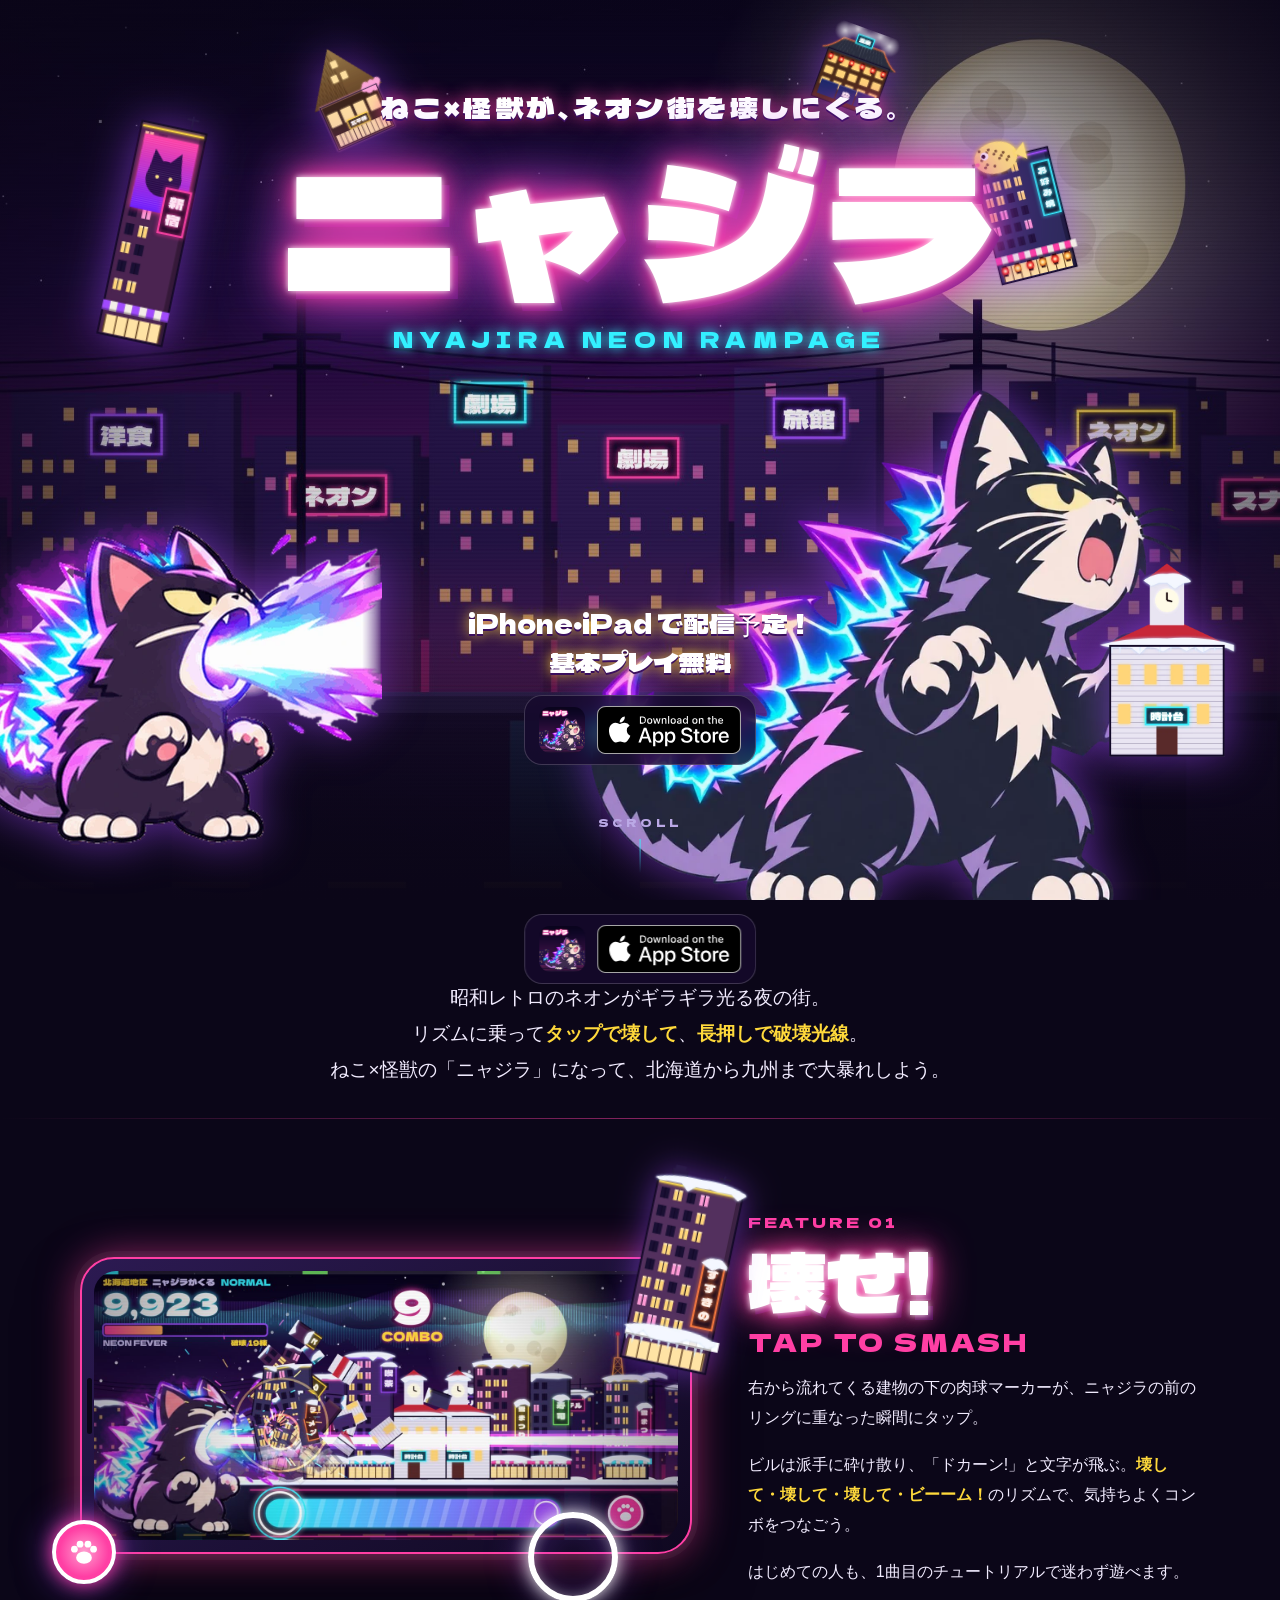
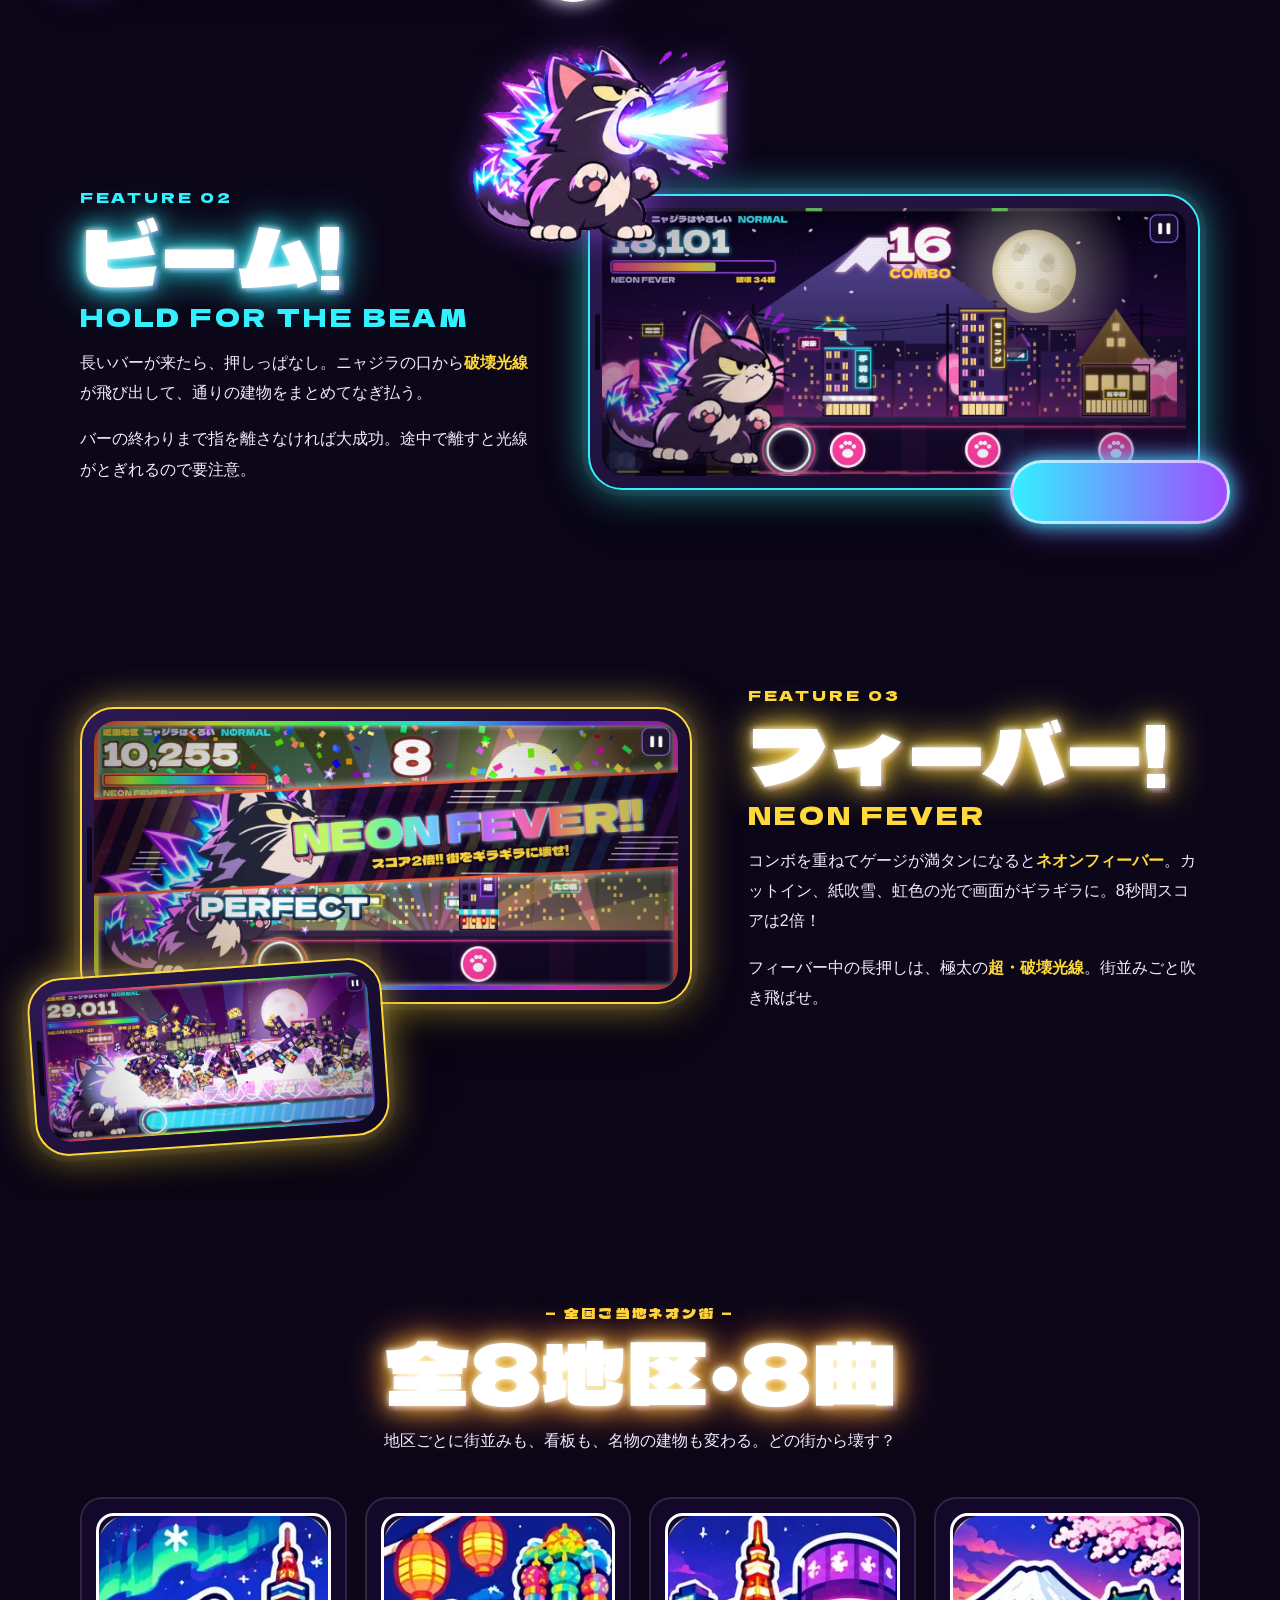
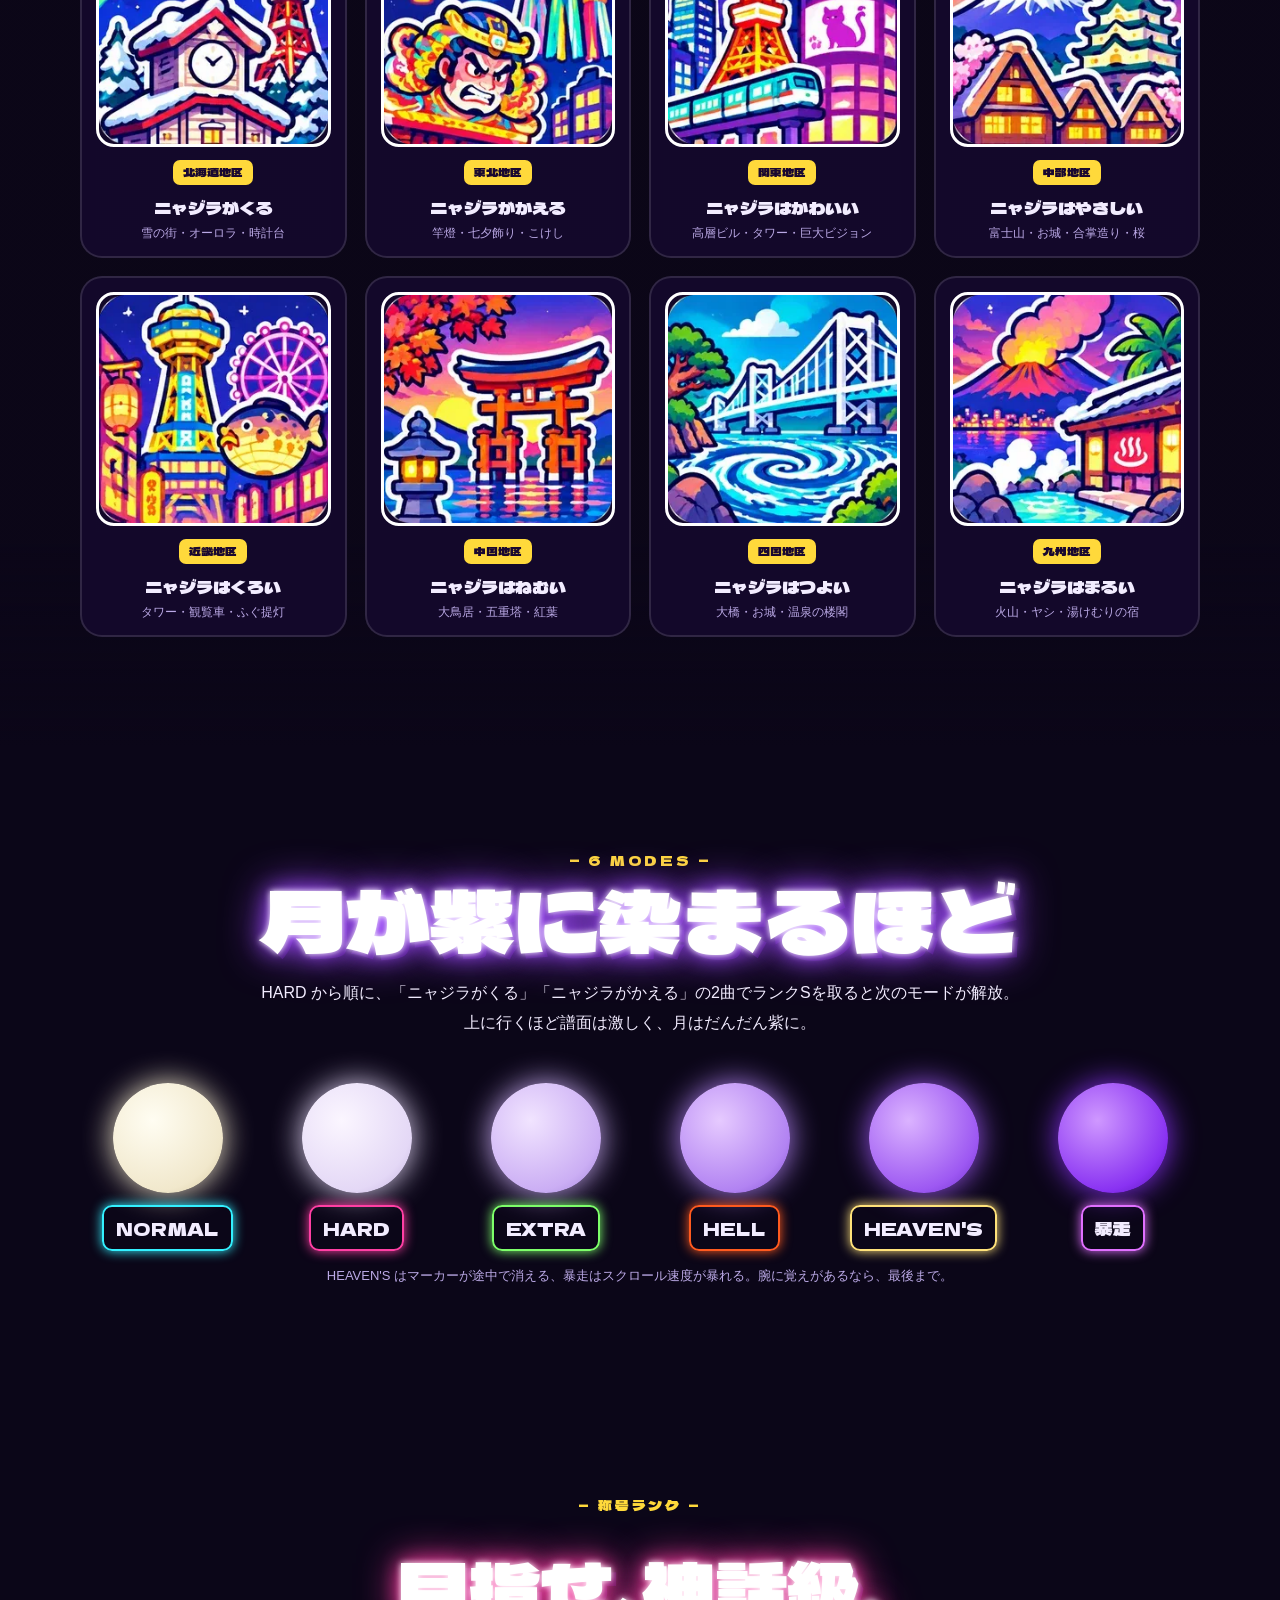
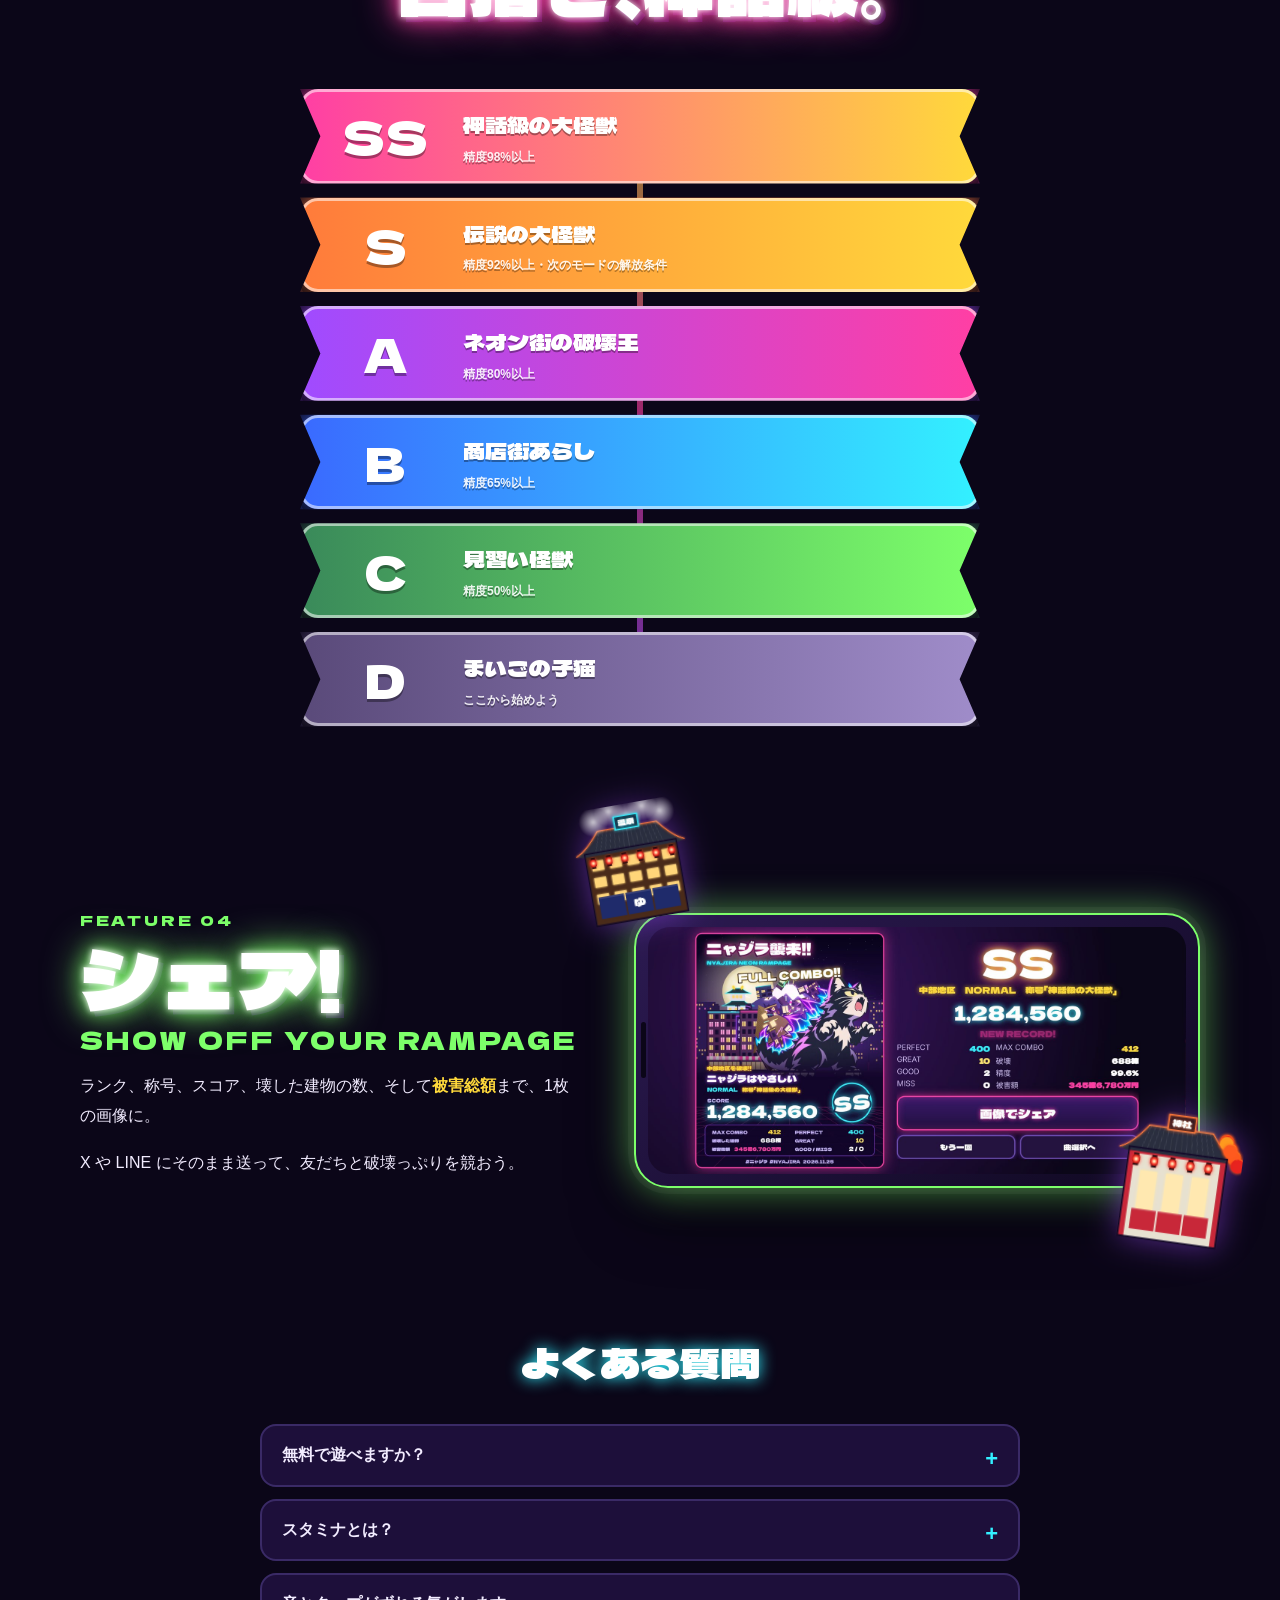
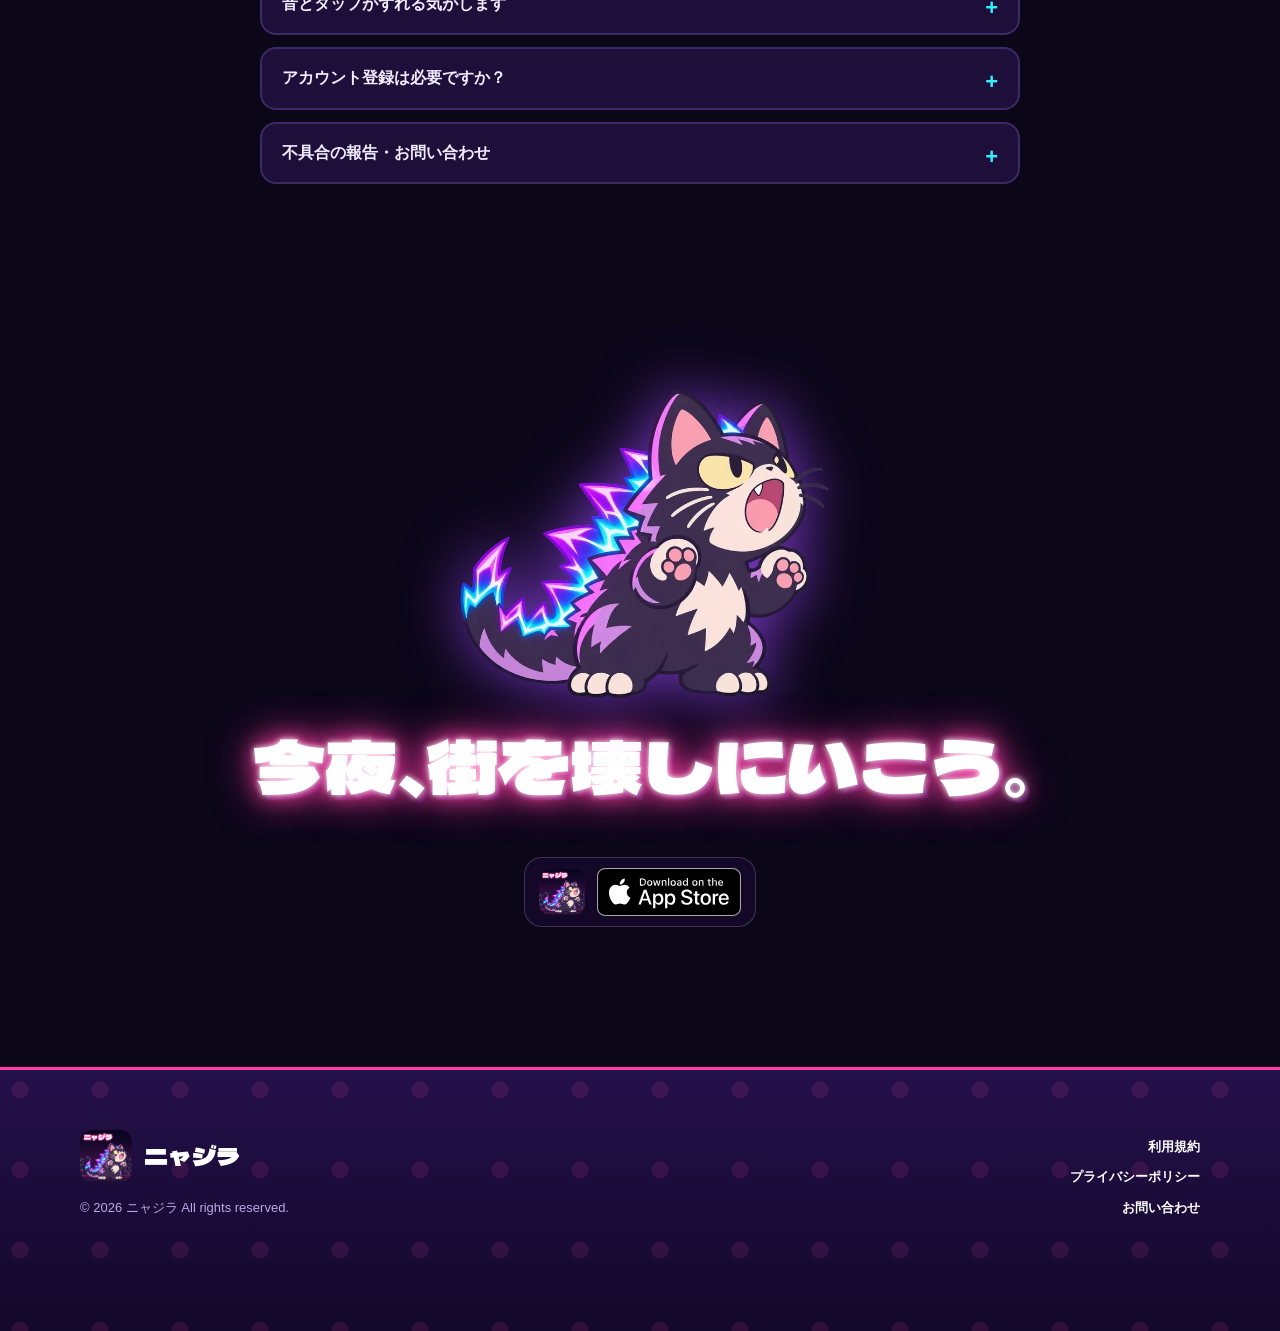
<file: index.html>
<!DOCTYPE html>
<html lang="ja">
<head>
<meta charset="utf-8">
<meta name="viewport" content="width=device-width,initial-scale=1,viewport-fit=cover">
<title>ニャジラ ネオン大破壊 | ねこ×怪獣のリズム破壊ゲーム</title>
<meta name="description" content="ねこ×怪獣「ニャジラ」が昭和レトロなネオン街をリズムに乗って大破壊！タップで壊して、長押しで破壊光線。北海道から九州まで全8地区・8曲、6つのモード。結果は画像でシェア。">
<!-- ※公開時に https://example.com/nyajira/ を実際のURLに置き換えてください -->
<link rel="canonical" href="https://tttu732.github.io/nyajira/">
<meta property="og:type" content="website">
<meta property="og:site_name" content="ニャジラ ネオン大破壊">
<meta property="og:title" content="ニャジラ ネオン大破壊 | ねこ×怪獣のリズム破壊ゲーム">
<meta property="og:description" content="タップで壊して、長押しで破壊光線！ネオン街をリズムに乗ってぶっ壊せ。全8地区・8曲、6モード。">
<meta property="og:url" content="https://tttu732.github.io/nyajira/">
<meta property="og:image" content="https://tttu732.github.io/nyajira/og.png">
<meta property="og:image:width" content="1200">
<meta property="og:image:height" content="630">
<meta property="og:locale" content="ja_JP">
<meta name="twitter:card" content="summary_large_image">
<meta name="twitter:title" content="ニャジラ ネオン大破壊">
<meta name="twitter:description" content="ねこ×怪獣がネオン街をリズムに乗って大破壊！">
<meta name="twitter:image" content="https://tttu732.github.io/nyajira/og.png">
<!-- App Store 公開後: app-id を実際の ID に → Safari でアプリバナーが出ます -->
<!-- <meta name="apple-itunes-app" content="app-id=6839261320"> -->
<link rel="icon" href="https://tttu732.github.io/nyajira/favicon.png">
<link rel="apple-touch-icon" href="https://tttu732.github.io/nyajira/apple-touch-icon.png">
<meta name="theme-color" content="#0b0618">
<link rel="preload" href="https://tttu732.github.io/nyajira/dela-gothic-one-subset.woff2" as="font" type="font/woff2" crossorigin>
<link rel="stylesheet" href="https://tttu732.github.io/nyajira/lp.css">
</head>
<body>

<!-- ============ HERO ============ -->
<header class="hero" id="top">
  <div class="hero-bg"></div>
  <div class="hero-art" aria-hidden="true">
    <img class="beam" src="https://tttu732.github.io/nyajira/nya-beam.webp" alt="">
    <img class="main" src="https://tttu732.github.io/nyajira/nya-fierce.webp" alt="">
    <img class="b1" src="https://tttu732.github.io/nyajira/b-clock.webp" alt="">
    <img class="b2" src="https://tttu732.github.io/nyajira/b-fugu.webp" alt="">
    <img class="b3" src="https://tttu732.github.io/nyajira/b-screen.webp" alt="">
    <img class="b4" src="https://tttu732.github.io/nyajira/b-gassho.webp" alt="">
    <img class="b5" src="https://tttu732.github.io/nyajira/b-onsen.webp" alt="">
  </div>
  <div class="hero-copy">
    <p class="catch dela">ねこ×怪獣が、ネオン街を壊しにくる。</p>
    <h1 class="logo dela">ニャジラ</h1>
    <div class="logo-sub dela">NYAJIRA&nbsp;NEON&nbsp;RAMPAGE</div>
  </div>
  <div class="release">
    <p class="dela">iPhone・iPad で配信予定！<br>基本プレイ無料</p>
    <div class="store">
      <img class="icon" src="https://tttu732.github.io/nyajira/icon.png" alt="ニャジラのアプリアイコン">
      <!-- ※App Store 公開後に href をアプリのURLに差し替え（バッジは Apple 公式SVG） -->
      <a class="badge" href="https://apps.apple.com/jp/app/id6839261320" aria-label="App Storeでダウンロード"><img src="https://tttu732.github.io/nyajira/app-store-badge.svg" alt="Download on the App Store" width="144" height="48"></a>
    </div>
  </div>
  <div class="scroll dela">SCROLL</div>
</header>

<main>
<section class="intro">
  <div class="wrap rv">
    <p>昭和レトロのネオンがギラギラ光る夜の街。<br>
    リズムに乗って<b>タップで壊して</b>、<b>長押しで破壊光線</b>。<br>
    ねこ×怪獣の「ニャジラ」になって、北海道から九州まで大暴れしよう。</p>
  </div>
</section>

<!-- 01 タップ -->
<section class="feat" style="--c:var(--pink)">
  <div class="glow-line" style="top:0"></div>
  <div class="wrap">
    <div class="media rv">
      <div class="phone"><img src="https://tttu732.github.io/nyajira/shot-play.jpg" alt="北海道地区で建物を壊すゲーム画面" loading="lazy"></div>
      <img class="deco f-a hide-sp" src="https://tttu732.github.io/nyajira/b-snow.webp" alt="" style="width:120px;right:-50px;top:-90px;rotate:12deg">
      <div class="deco f-b paw" style="left:-28px;bottom:-30px"><svg viewBox="0 0 64 64" aria-hidden="true"><ellipse cx="32" cy="42" rx="14" ry="11"/><circle cx="15" cy="27" r="6"/><circle cx="25" cy="18" r="6"/><circle cx="39" cy="18" r="6"/><circle cx="49" cy="27" r="6"/></svg></div>
      <div class="deco f-c ring hide-sp" style="right:12%;bottom:-48px"></div>
    </div>
    <div class="rv d1">
      <div class="num dela">FEATURE 01</div>
      <h2 class="dela">壊せ!<small>TAP TO SMASH</small></h2>
      <p>右から流れてくる建物の下の肉球マーカーが、ニャジラの前のリングに重なった瞬間にタップ。</p>
      <p>ビルは派手に砕け散り、「ドカーン!」と文字が飛ぶ。<em>壊して・壊して・壊して・ビーーム！</em>のリズムで、気持ちよくコンボをつなごう。</p>
      <p>はじめての人も、1曲目のチュートリアルで迷わず遊べます。</p>
    </div>
  </div>
</section>

<!-- 02 長押し -->
<section class="feat rev" style="--c:var(--cyan)">
  <div class="wrap">
    <div class="media rv">
      <div class="phone"><img src="https://tttu732.github.io/nyajira/shot-chubu.jpg" alt="中部地区のゲーム画面" loading="lazy"></div>
      <img class="deco f-a hide-sp" src="https://tttu732.github.io/nyajira/nya-beam.webp" alt="" style="width:260px;left:-120px;top:-150px">
      <div class="deco f-b bar hide-sp" style="right:-30px;bottom:-34px"></div>
    </div>
    <div class="rv d1">
      <div class="num dela">FEATURE 02</div>
      <h2 class="dela">ビーム!<small>HOLD FOR THE BEAM</small></h2>
      <p>長いバーが来たら、押しっぱなし。ニャジラの口から<em>破壊光線</em>が飛び出して、通りの建物をまとめてなぎ払う。</p>
      <p>バーの終わりまで指を離さなければ大成功。途中で離すと光線がとぎれるので要注意。</p>
    </div>
  </div>
</section>

<!-- 03 フィーバー -->
<section class="feat" style="--c:var(--yellow)">
  <div class="wrap">
    <div class="media rv">
      <div class="phone"><img src="https://tttu732.github.io/nyajira/shot-fever.jpg" alt="ネオンフィーバーのカットイン" loading="lazy"></div>
      <div class="phone hide-sp" style="position:absolute;width:58%;left:-8%;bottom:-48%;rotate:-4deg"><img src="https://tttu732.github.io/nyajira/shot-mega.jpg" alt="超・破壊光線" loading="lazy"></div>
    </div>
    <div class="rv d1">
      <div class="num dela">FEATURE 03</div>
      <h2 class="dela">フィーバー!<small>NEON FEVER</small></h2>
      <p>コンボを重ねてゲージが満タンになると<em>ネオンフィーバー</em>。カットイン、紙吹雪、虹色の光で画面がギラギラに。8秒間スコアは2倍！</p>
      <p>フィーバー中の長押しは、極太の<em>超・破壊光線</em>。街並みごと吹き飛ばせ。</p>
    </div>
  </div>
</section>

<!-- 8地区 -->
<section class="areas" id="areas">
  <div class="wrap">
    <div class="head rv">
      <div class="kicker dela">— 全国ご当地ネオン街 —</div>
      <h2 class="dela">全8地区・8曲</h2>
      <p>地区ごとに街並みも、看板も、名物の建物も変わる。どの街から壊す？</p>
    </div>
    <div class="agrid">
      <div class="acard rv"><img src="https://tttu732.github.io/nyajira/jacket1.webp" alt="" loading="lazy"><span class="tag dela">北海道地区</span><div class="t dela">ニャジラがくる</div><div class="d">雪の街・オーロラ・時計台</div></div>
      <div class="acard rv d1"><img src="https://tttu732.github.io/nyajira/jacket2.webp" alt="" loading="lazy"><span class="tag dela">東北地区</span><div class="t dela">ニャジラがかえる</div><div class="d">竿燈・七夕飾り・こけし</div></div>
      <div class="acard rv d2"><img src="https://tttu732.github.io/nyajira/jacket3.webp" alt="" loading="lazy"><span class="tag dela">関東地区</span><div class="t dela">ニャジラはかわいい</div><div class="d">高層ビル・タワー・巨大ビジョン</div></div>
      <div class="acard rv d3"><img src="https://tttu732.github.io/nyajira/jacket4.webp" alt="" loading="lazy"><span class="tag dela">中部地区</span><div class="t dela">ニャジラはやさしい</div><div class="d">富士山・お城・合掌造り・桜</div></div>
      <div class="acard rv"><img src="https://tttu732.github.io/nyajira/jacket5.webp" alt="" loading="lazy"><span class="tag dela">近畿地区</span><div class="t dela">ニャジラはくろい</div><div class="d">タワー・観覧車・ふぐ提灯</div></div>
      <div class="acard rv d1"><img src="https://tttu732.github.io/nyajira/jacket6.webp" alt="" loading="lazy"><span class="tag dela">中国地区</span><div class="t dela">ニャジラはねむい</div><div class="d">大鳥居・五重塔・紅葉</div></div>
      <div class="acard rv d2"><img src="https://tttu732.github.io/nyajira/jacket7.webp" alt="" loading="lazy"><span class="tag dela">四国地区</span><div class="t dela">ニャジラはつよい</div><div class="d">大橋・お城・温泉の楼閣</div></div>
      <div class="acard rv d3"><img src="https://tttu732.github.io/nyajira/jacket8.webp" alt="" loading="lazy"><span class="tag dela">九州地区</span><div class="t dela">ニャジラはまるい</div><div class="d">火山・ヤシ・湯けむりの宿</div></div>
    </div>
  </div>
</section>

<!-- モード -->
<section class="modes" id="modes">
  <div class="wrap">
    <div class="rv">
      <div class="kicker dela">— 6 MODES —</div>
      <h2 class="dela">月が紫に染まるほど</h2>
      <p>HARD から順に、「ニャジラがくる」「ニャジラがかえる」の2曲でランクSを取ると次のモードが解放。<br>上に行くほど譜面は激しく、月はだんだん紫に。</p>
    </div>
    <div class="moons">
      <div class="moon rv" style="--m1:#fffdf2;--m2:#f1e8cc;--m3:#d3c59c;--c:#33f0ff"><i></i><b class="dela">NORMAL</b></div>
      <div class="moon rv d1" style="--m1:#fbf6ff;--m2:#e4d8f6;--m3:#c0addb;--c:#ff3fa4"><i></i><b class="dela">HARD</b></div>
      <div class="moon rv d2" style="--m1:#f1e4ff;--m2:#cbaef4;--m3:#9f80d8;--c:#7dff6a"><i></i><b class="dela">EXTRA</b></div>
      <div class="moon rv" style="--m1:#e6caff;--m2:#b283f2;--m3:#7c4bcd;--c:#ff5a1f"><i></i><b class="dela">HELL</b></div>
      <div class="moon rv d1" style="--m1:#dbb3ff;--m2:#9d58f2;--m3:#682cc6;--c:#ffe27a"><i></i><b class="dela">HEAVEN'S</b></div>
      <div class="moon rv d2" style="--m1:#cf98ff;--m2:#8932f2;--m3:#4c0fa8;--c:#e070ff"><i></i><b class="dela">暴走</b></div>
    </div>
    <p class="moons-note rv">HEAVEN'S はマーカーが途中で消える、暴走はスクロール速度が暴れる。腕に覚えがあるなら、最後まで。</p>
  </div>
</section>

<!-- 称号 -->
<section class="ranks">
  <div class="wrap">
    <div class="head rv">
      <div class="kicker dela">— 称号ランク —</div>
      <h2 class="dela">目指せ、神話級。</h2>
    </div>
    <div class="ladder">
      <div class="rung rv" style="--r1:#ff3fa4;--r2:#ffd93b"><div class="rk dela">SS</div><div class="tt dela">神話級の大怪獣<small>精度98%以上</small></div></div>
      <div class="rung rv d1" style="--r1:#ff7b3b;--r2:#ffd93b"><div class="rk dela">S</div><div class="tt dela">伝説の大怪獣<small>精度92%以上・次のモードの解放条件</small></div></div>
      <div class="rung rv d2" style="--r1:#a04bff;--r2:#ff3fa4"><div class="rk dela">A</div><div class="tt dela">ネオン街の破壊王<small>精度80%以上</small></div></div>
      <div class="rung rv" style="--r1:#3a6aff;--r2:#33f0ff"><div class="rk dela">B</div><div class="tt dela">商店街あらし<small>精度65%以上</small></div></div>
      <div class="rung rv d1" style="--r1:#3a8a5a;--r2:#7dff6a"><div class="rk dela">C</div><div class="tt dela">見習い怪獣<small>精度50%以上</small></div></div>
      <div class="rung rv d2" style="--r1:#5a4a7a;--r2:#9f8cc9"><div class="rk dela">D</div><div class="tt dela">まいごの子猫<small>ここから始めよう</small></div></div>
    </div>
  </div>
</section>

<!-- シェア -->
<section class="feat rev" style="--c:var(--green)">
  <div class="wrap">
    <div class="media rv">
      <div class="phone"><img src="https://tttu732.github.io/nyajira/shot-result.jpg" alt="結果画面とシェア画像" loading="lazy"></div>
      <img class="deco f-a hide-sp" src="https://tttu732.github.io/nyajira/b-onsen.webp" alt="" style="width:120px;left:-60px;top:-110px;rotate:-10deg">
      <img class="deco f-c hide-sp" src="https://tttu732.github.io/nyajira/b-shrine.webp" alt="" style="width:130px;right:-40px;bottom:-70px;rotate:8deg">
    </div>
    <div class="rv d1">
      <div class="num dela">FEATURE 04</div>
      <h2 class="dela">シェア!<small>SHOW OFF YOUR RAMPAGE</small></h2>
      <p>ランク、称号、スコア、壊した建物の数、そして<em>被害総額</em>まで、1枚の画像に。</p>
      <p>X や LINE にそのまま送って、友だちと破壊っぷりを競おう。</p>
    </div>
  </div>
</section>

<section class="faq" id="faq">
  <div class="wrap">
    <h2 class="dela">よくある質問</h2>
    <div class="list">
      <details><summary>無料で遊べますか？</summary><p>はい。全8曲・6モードをすべて無料で遊べます。アプリ内には動画広告があります。</p></details>
      <details><summary>スタミナとは？</summary><p>1曲あそぶとスタミナを10使います（最大100）。3分ごとに1回復し、アプリを閉じている間も回復します。動画広告を最後まで見ると30回復します。</p></details>
      <details><summary>音とタップがずれる気がします</summary><p>設定の「タイミング調整」で合わせられます。Bluetooth イヤホンを使っている場合は +150ms 前後が目安です。</p></details>
      <details><summary>アカウント登録は必要ですか？</summary><p>不要です。スコアや設定は端末の中だけに保存されます。アプリを削除すると記録も消えます。</p></details>
      <details id="support"><summary>不具合の報告・お問い合わせ</summary><p>swipaholic.app@gmail.com までご連絡ください。端末名・iOS のバージョン・症状を書いていただけると助かります。</p></details>
    </div>
  </div>
</section>

<section class="cta-end">
  <div class="wrap rv">
    <img class="nya f-a" src="https://tttu732.github.io/nyajira/nya-roar.webp" alt="" loading="lazy">
    <h2 class="dela">今夜、街を壊しにいこう。</h2>
    <div class="store" style="margin-top:18px">
      <img class="icon" src="https://tttu732.github.io/nyajira/icon.png" alt="">
      <a class="badge" href="https://apps.apple.com/jp/app/id6839261320" aria-label="App Storeでダウンロード"><img src="https://tttu732.github.io/nyajira/app-store-badge.svg" alt="Download on the App Store" width="144" height="48"></a>
    </div>
  </div>
</section>
</main>

<!-- sticky store bar (appears after the hero) -->
<div class="sticky" id="sticky">
  <div class="store">
    <img class="icon" src="https://tttu732.github.io/nyajira/icon.png" alt="">
    <a class="badge" href="#" aria-label="App Storeでダウンロード"><img src="https://tttu732.github.io/nyajira/app-store-badge.svg" alt="Download on the App Store" width="144" height="48"></a>
  </div>
</div>

<footer>
  <div class="wrap">
    <div>
      <div class="brand dela"><img src="https://tttu732.github.io/nyajira/icon.png" alt="">ニャジラ</div>
      <p style="margin:14px 0 0">© 2026 ニャジラ All rights reserved.</p>
    </div>
    <nav>
      <a href="https://tttu732.github.io/nyajira/terms.html">利用規約</a>
      <a href="https://tttu732.github.io/nyajira/privacy.html">プライバシーポリシー</a>
      <a href="https://tttu732.github.io/nyajira/#support">お問い合わせ</a>
    </nav>
  </div>
</footer>

<script>
// reveal-on-scroll, hero parallax, sticky store bar
(() => {
  const io = new IntersectionObserver((es) => es.forEach((e) => { if (e.isIntersecting) { e.target.classList.add('on'); io.unobserve(e.target); } }), { threshold: 0.15 });
  document.querySelectorAll('.rv').forEach((el) => io.observe(el));
  const hero = document.querySelector('.hero'), sticky = document.getElementById('sticky');
  const reduce = matchMedia('(prefers-reduced-motion: reduce)').matches;
  let ticking = false;
  const onScroll = () => {
    if (ticking) return; ticking = true;
    requestAnimationFrame(() => {
      const y = scrollY;
      if (!reduce && y < innerHeight * 1.2) hero.style.setProperty('--sy', y);
      sticky.classList.toggle('show', y > hero.offsetHeight * 0.7 && innerHeight + y < document.body.scrollHeight - 260);
      ticking = false;
    });
  };
  addEventListener('scroll', onScroll, { passive: true }); onScroll();
})();
</script>
</body>
</html>
</file>
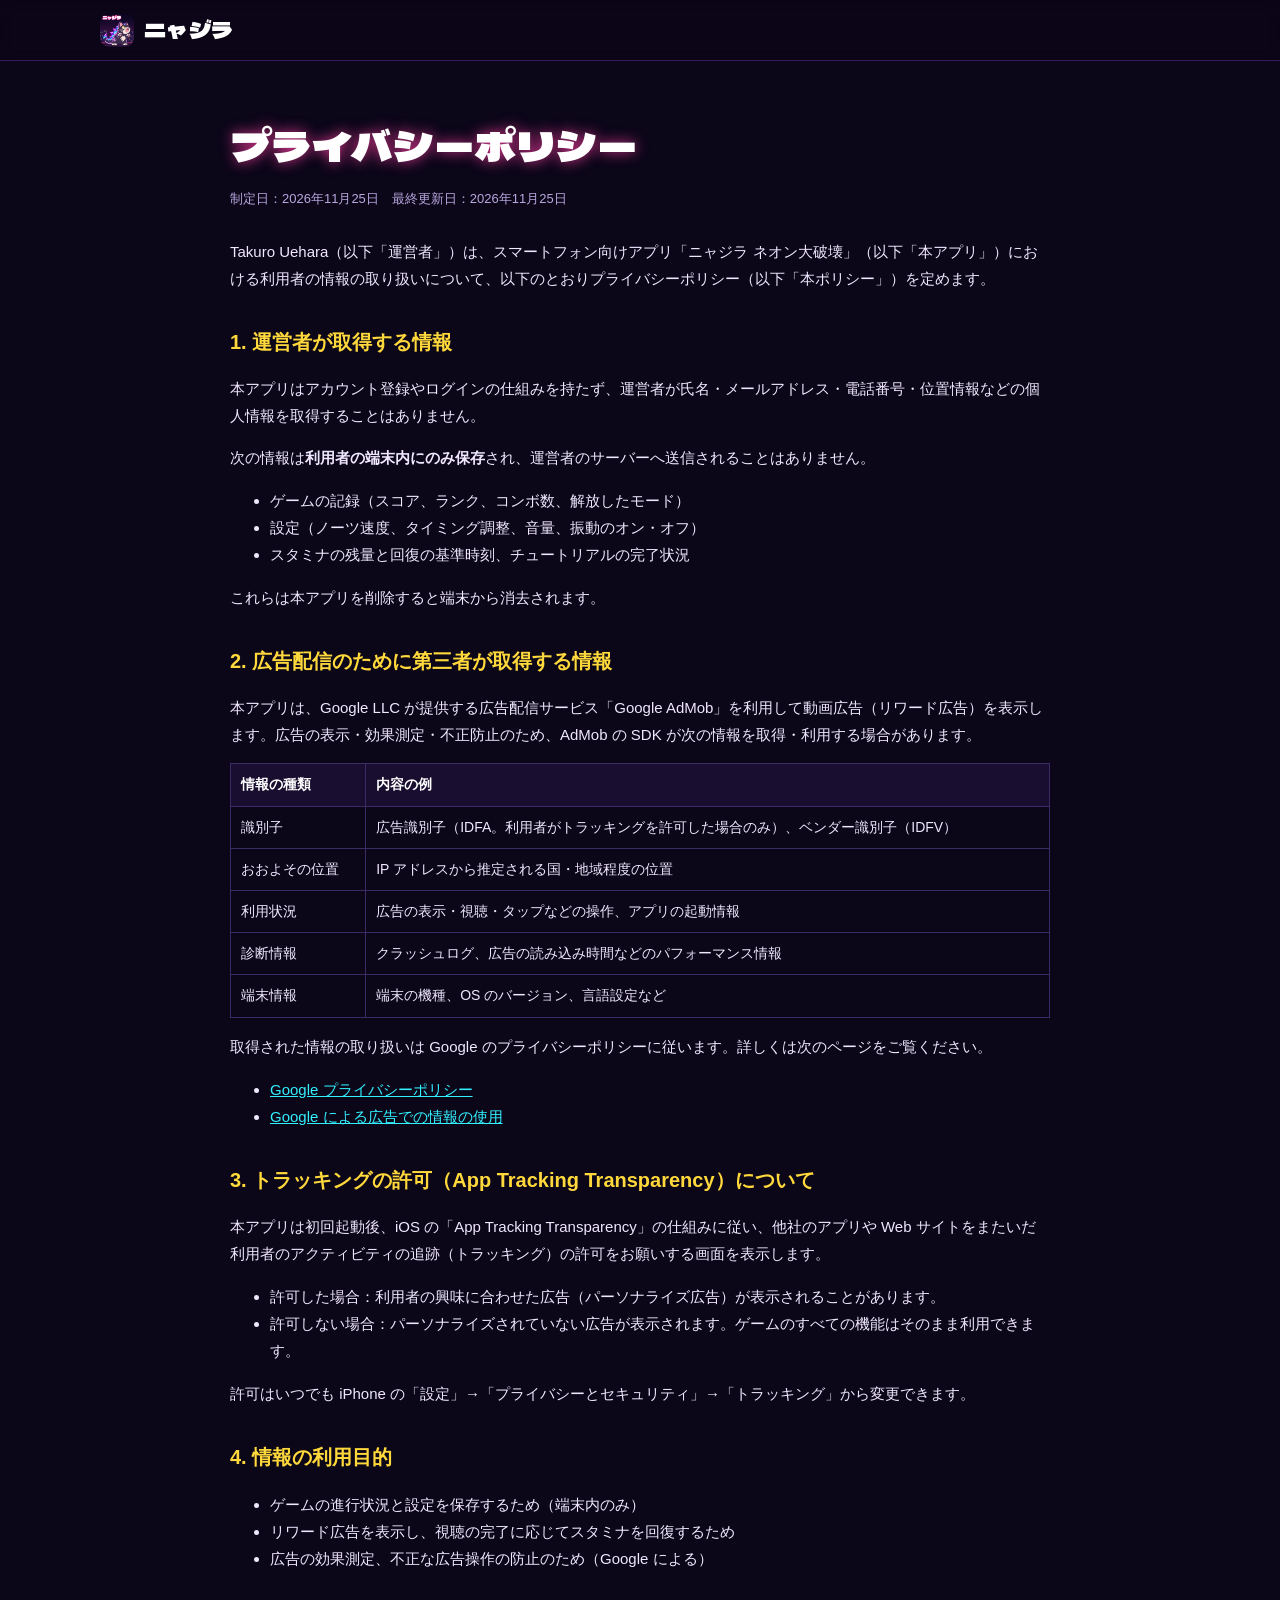
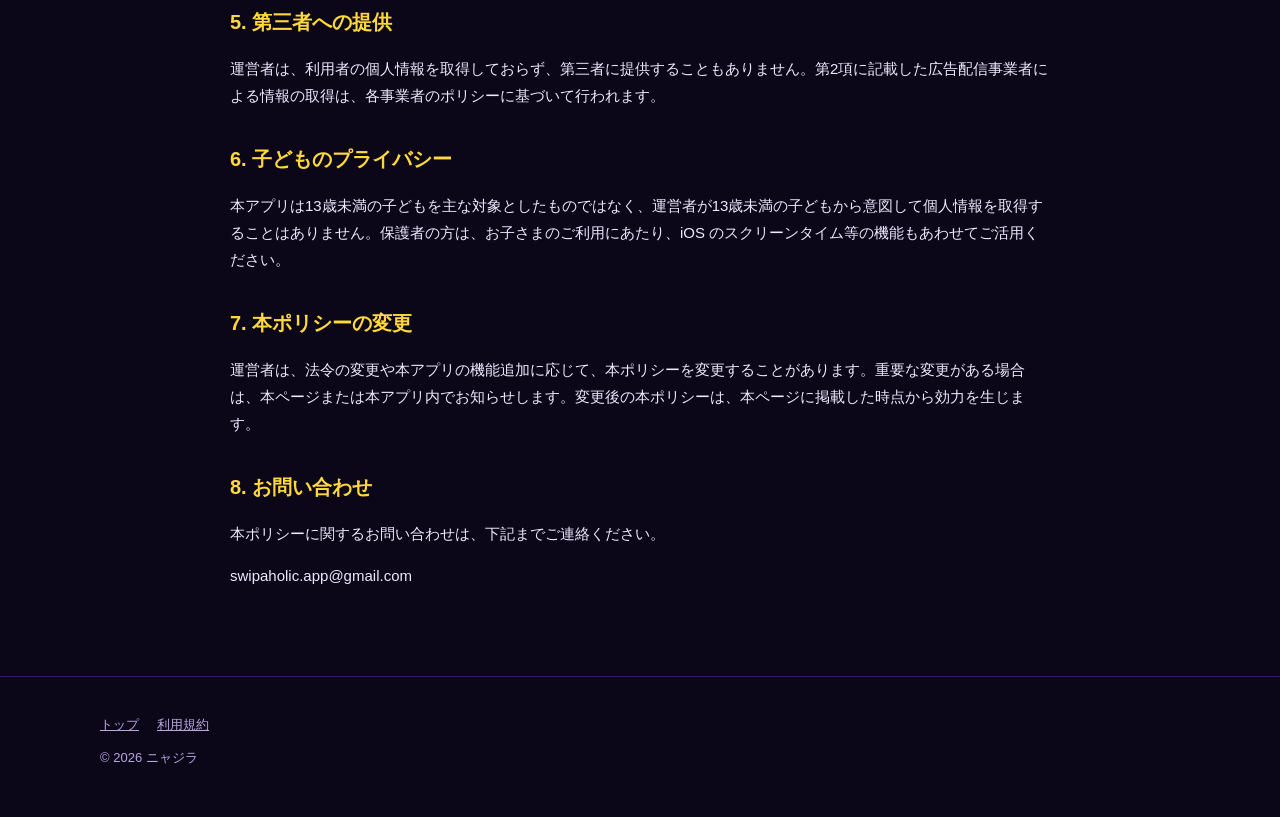
<file: privacy.html>
<!DOCTYPE html>
<html lang="ja">
<head>
<meta charset="utf-8">
<meta name="viewport" content="width=device-width,initial-scale=1">
<title>プライバシーポリシー | ニャジラ ネオン大破壊</title>
<meta name="description" content="アプリ「ニャジラ ネオン大破壊」のプライバシーポリシー">
<meta property="og:title" content="プライバシーポリシー | ニャジラ ネオン大破壊">
<meta property="og:image" content="https://tttu732.github.io/nyajira/og.png">
<meta name="twitter:card" content="summary_large_image">
<link rel="icon" href="https://tttu732.github.io/nyajira/favicon.png">
<link rel="stylesheet" href="https://tttu732.github.io/nyajira/style.css">
</head>
<body>
<header class="top"><div class="wrap"><a class="logo dela" href="./"><img src="https://tttu732.github.io/nyajira/icon.png" alt="">ニャジラ</a></div></header>
<main class="doc">
<div class="wrap">
<h1 class="dela">プライバシーポリシー</h1>
<div class="meta">制定日：2026年11月25日　最終更新日：2026年11月25日</div>

<p>Takuro Uehara（以下「運営者」）は、スマートフォン向けアプリ「ニャジラ ネオン大破壊」（以下「本アプリ」）における利用者の情報の取り扱いについて、以下のとおりプライバシーポリシー（以下「本ポリシー」）を定めます。</p>

<h2>1. 運営者が取得する情報</h2>
<p>本アプリはアカウント登録やログインの仕組みを持たず、運営者が氏名・メールアドレス・電話番号・位置情報などの個人情報を取得することはありません。</p>
<p>次の情報は<strong>利用者の端末内にのみ保存</strong>され、運営者のサーバーへ送信されることはありません。</p>
<ul>
  <li>ゲームの記録（スコア、ランク、コンボ数、解放したモード）</li>
  <li>設定（ノーツ速度、タイミング調整、音量、振動のオン・オフ）</li>
  <li>スタミナの残量と回復の基準時刻、チュートリアルの完了状況</li>
</ul>
<p>これらは本アプリを削除すると端末から消去されます。</p>

<h2>2. 広告配信のために第三者が取得する情報</h2>
<p>本アプリは、Google LLC が提供する広告配信サービス「Google AdMob」を利用して動画広告（リワード広告）を表示します。広告の表示・効果測定・不正防止のため、AdMob の SDK が次の情報を取得・利用する場合があります。</p>
<table>
  <tr><th>情報の種類</th><th>内容の例</th></tr>
  <tr><td>識別子</td><td>広告識別子（IDFA。利用者がトラッキングを許可した場合のみ）、ベンダー識別子（IDFV）</td></tr>
  <tr><td>おおよその位置</td><td>IP アドレスから推定される国・地域程度の位置</td></tr>
  <tr><td>利用状況</td><td>広告の表示・視聴・タップなどの操作、アプリの起動情報</td></tr>
  <tr><td>診断情報</td><td>クラッシュログ、広告の読み込み時間などのパフォーマンス情報</td></tr>
  <tr><td>端末情報</td><td>端末の機種、OS のバージョン、言語設定など</td></tr>
</table>
<p>取得された情報の取り扱いは Google のプライバシーポリシーに従います。詳しくは次のページをご覧ください。</p>
<ul>
  <li><a href="https://policies.google.com/privacy" target="_blank" rel="noopener">Google プライバシーポリシー</a></li>
  <li><a href="https://policies.google.com/technologies/ads" target="_blank" rel="noopener">Google による広告での情報の使用</a></li>
</ul>

<h2>3. トラッキングの許可（App Tracking Transparency）について</h2>
<p>本アプリは初回起動後、iOS の「App Tracking Transparency」の仕組みに従い、他社のアプリや Web サイトをまたいだ利用者のアクティビティの追跡（トラッキング）の許可をお願いする画面を表示します。</p>
<ul>
  <li>許可した場合：利用者の興味に合わせた広告（パーソナライズ広告）が表示されることがあります。</li>
  <li>許可しない場合：パーソナライズされていない広告が表示されます。ゲームのすべての機能はそのまま利用できます。</li>
</ul>
<p>許可はいつでも iPhone の「設定」→「プライバシーとセキュリティ」→「トラッキング」から変更できます。</p>

<h2>4. 情報の利用目的</h2>
<ul>
  <li>ゲームの進行状況と設定を保存するため（端末内のみ）</li>
  <li>リワード広告を表示し、視聴の完了に応じてスタミナを回復するため</li>
  <li>広告の効果測定、不正な広告操作の防止のため（Google による）</li>
</ul>

<h2>5. 第三者への提供</h2>
<p>運営者は、利用者の個人情報を取得しておらず、第三者に提供することもありません。第2項に記載した広告配信事業者による情報の取得は、各事業者のポリシーに基づいて行われます。</p>

<h2>6. 子どものプライバシー</h2>
<p>本アプリは13歳未満の子どもを主な対象としたものではなく、運営者が13歳未満の子どもから意図して個人情報を取得することはありません。保護者の方は、お子さまのご利用にあたり、iOS のスクリーンタイム等の機能もあわせてご活用ください。</p>

<h2>7. 本ポリシーの変更</h2>
<p>運営者は、法令の変更や本アプリの機能追加に応じて、本ポリシーを変更することがあります。重要な変更がある場合は、本ページまたは本アプリ内でお知らせします。変更後の本ポリシーは、本ページに掲載した時点から効力を生じます。</p>

<h2>8. お問い合わせ</h2>
<p>本ポリシーに関するお問い合わせは、下記までご連絡ください。</p>
<p>swipaholic.app@gmail.com</p>
</div>
</main>
<footer><div class="wrap"><div class="links"><a href="./">トップ</a><a href="https://tttu732.github.io/nyajira/terms.html">利用規約</a></div><div>© 2026 ニャジラ</div></div></footer>
</body>
</html>
</file>
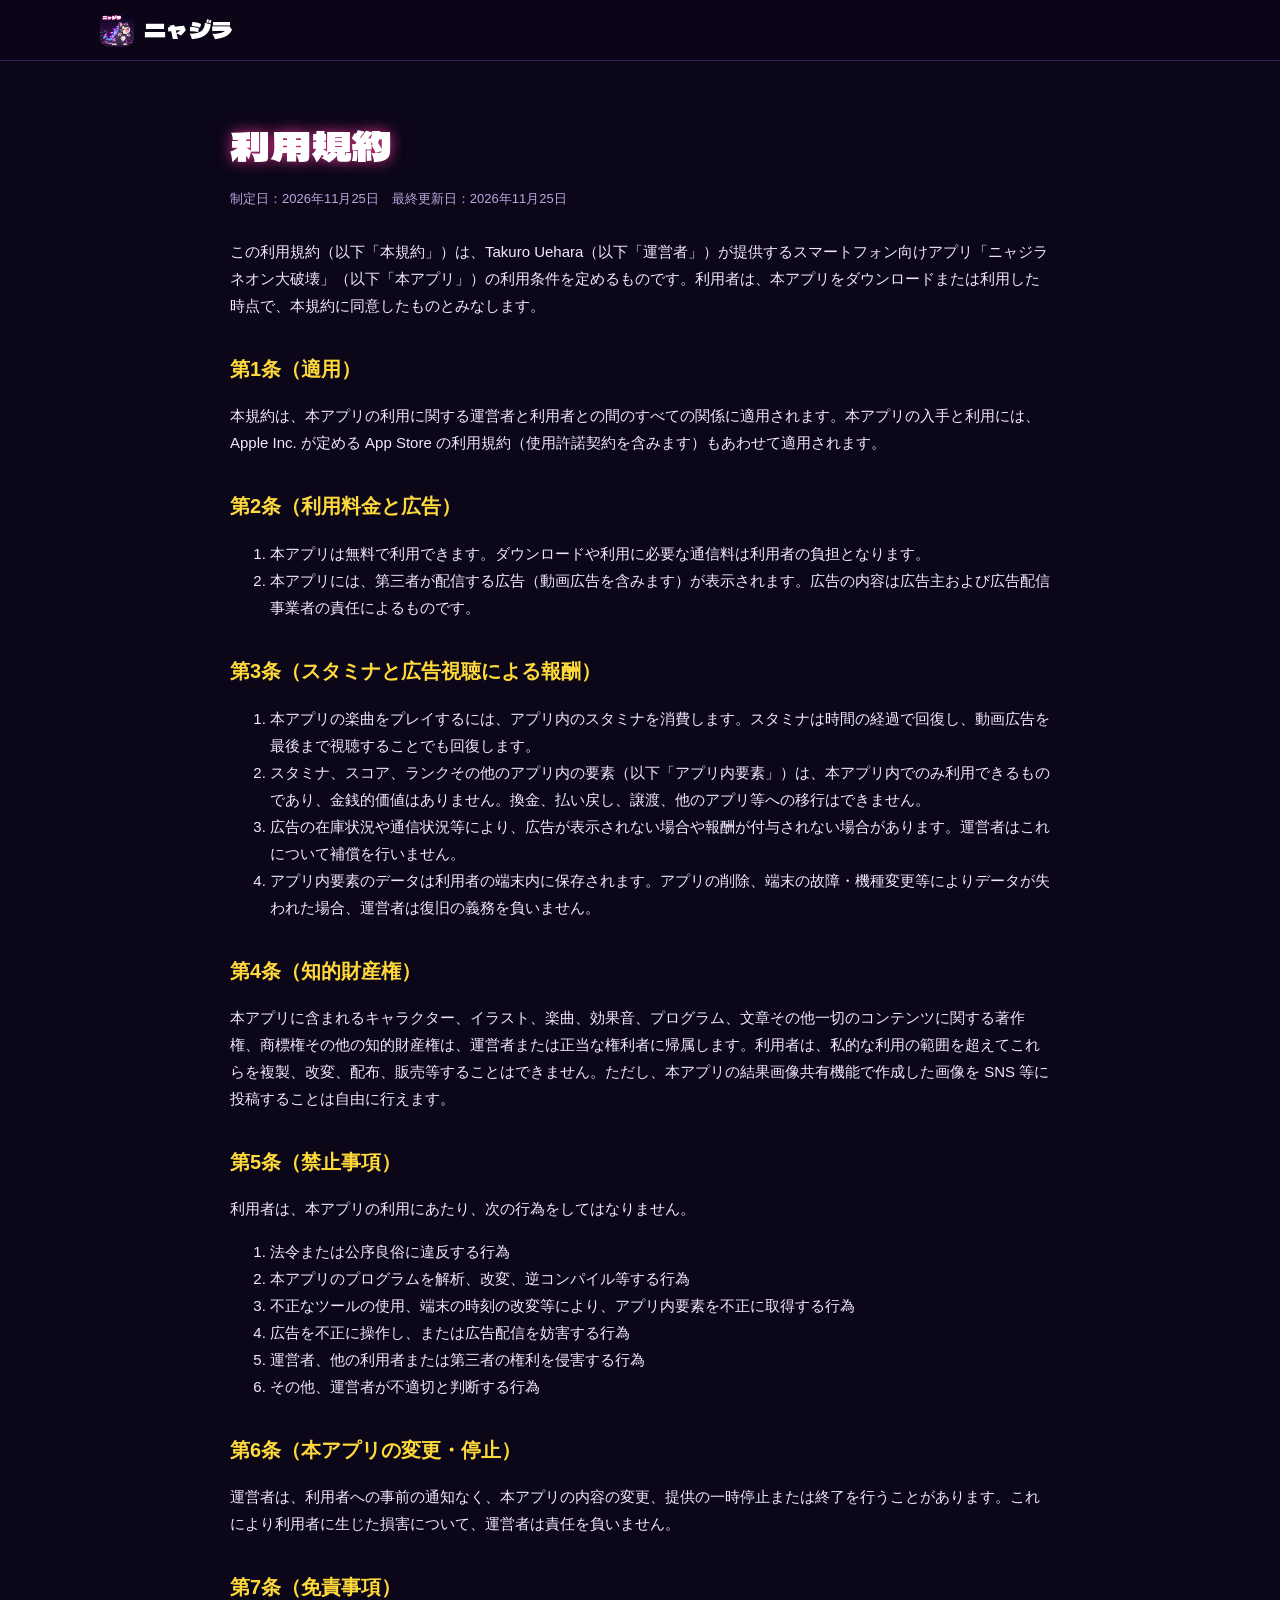
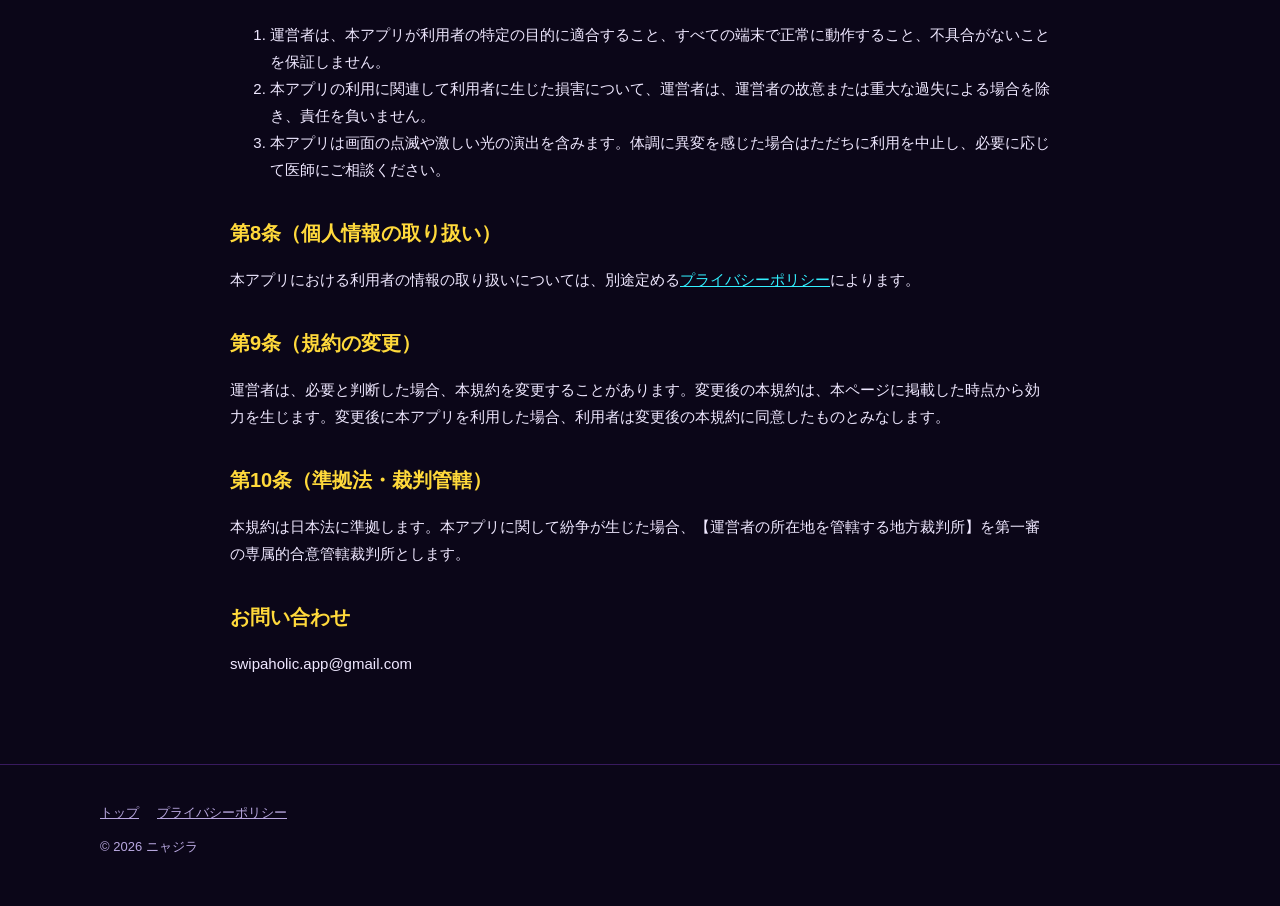
<file: terms.html>
<!DOCTYPE html>
<html lang="ja">
<head>
<meta charset="utf-8">
<meta name="viewport" content="width=device-width,initial-scale=1">
<title>利用規約 | ニャジラ ネオン大破壊</title>
<meta name="description" content="アプリ「ニャジラ ネオン大破壊」の利用規約">
<meta property="og:title" content="利用規約 | ニャジラ ネオン大破壊">
<meta property="og:image" content="https://tttu732.github.io/nyajira/og.png">
<meta name="twitter:card" content="summary_large_image">
<link rel="icon" href="https://tttu732.github.io/nyajira/favicon.png">
<link rel="stylesheet" href="https://tttu732.github.io/nyajira/style.css">
</head>
<body>
<header class="top"><div class="wrap"><a class="logo dela" href="./"><img src="https://tttu732.github.io/nyajira/icon.png" alt="">ニャジラ</a></div></header>
<main class="doc">
<div class="wrap">
<h1 class="dela">利用規約</h1>
<div class="meta">制定日：2026年11月25日　最終更新日：2026年11月25日</div>

<p>この利用規約（以下「本規約」）は、Takuro Uehara（以下「運営者」）が提供するスマートフォン向けアプリ「ニャジラ ネオン大破壊」（以下「本アプリ」）の利用条件を定めるものです。利用者は、本アプリをダウンロードまたは利用した時点で、本規約に同意したものとみなします。</p>

<h2>第1条（適用）</h2>
<p>本規約は、本アプリの利用に関する運営者と利用者との間のすべての関係に適用されます。本アプリの入手と利用には、Apple Inc. が定める App Store の利用規約（使用許諾契約を含みます）もあわせて適用されます。</p>

<h2>第2条（利用料金と広告）</h2>
<ol>
  <li>本アプリは無料で利用できます。ダウンロードや利用に必要な通信料は利用者の負担となります。</li>
  <li>本アプリには、第三者が配信する広告（動画広告を含みます）が表示されます。広告の内容は広告主および広告配信事業者の責任によるものです。</li>
</ol>

<h2>第3条（スタミナと広告視聴による報酬）</h2>
<ol>
  <li>本アプリの楽曲をプレイするには、アプリ内のスタミナを消費します。スタミナは時間の経過で回復し、動画広告を最後まで視聴することでも回復します。</li>
  <li>スタミナ、スコア、ランクその他のアプリ内の要素（以下「アプリ内要素」）は、本アプリ内でのみ利用できるものであり、金銭的価値はありません。換金、払い戻し、譲渡、他のアプリ等への移行はできません。</li>
  <li>広告の在庫状況や通信状況等により、広告が表示されない場合や報酬が付与されない場合があります。運営者はこれについて補償を行いません。</li>
  <li>アプリ内要素のデータは利用者の端末内に保存されます。アプリの削除、端末の故障・機種変更等によりデータが失われた場合、運営者は復旧の義務を負いません。</li>
</ol>

<h2>第4条（知的財産権）</h2>
<p>本アプリに含まれるキャラクター、イラスト、楽曲、効果音、プログラム、文章その他一切のコンテンツに関する著作権、商標権その他の知的財産権は、運営者または正当な権利者に帰属します。利用者は、私的な利用の範囲を超えてこれらを複製、改変、配布、販売等することはできません。ただし、本アプリの結果画像共有機能で作成した画像を SNS 等に投稿することは自由に行えます。</p>

<h2>第5条（禁止事項）</h2>
<p>利用者は、本アプリの利用にあたり、次の行為をしてはなりません。</p>
<ol>
  <li>法令または公序良俗に違反する行為</li>
  <li>本アプリのプログラムを解析、改変、逆コンパイル等する行為</li>
  <li>不正なツールの使用、端末の時刻の改変等により、アプリ内要素を不正に取得する行為</li>
  <li>広告を不正に操作し、または広告配信を妨害する行為</li>
  <li>運営者、他の利用者または第三者の権利を侵害する行為</li>
  <li>その他、運営者が不適切と判断する行為</li>
</ol>

<h2>第6条（本アプリの変更・停止）</h2>
<p>運営者は、利用者への事前の通知なく、本アプリの内容の変更、提供の一時停止または終了を行うことがあります。これにより利用者に生じた損害について、運営者は責任を負いません。</p>

<h2>第7条（免責事項）</h2>
<ol>
  <li>運営者は、本アプリが利用者の特定の目的に適合すること、すべての端末で正常に動作すること、不具合がないことを保証しません。</li>
  <li>本アプリの利用に関連して利用者に生じた損害について、運営者は、運営者の故意または重大な過失による場合を除き、責任を負いません。</li>
  <li>本アプリは画面の点滅や激しい光の演出を含みます。体調に異変を感じた場合はただちに利用を中止し、必要に応じて医師にご相談ください。</li>
</ol>

<h2>第8条（個人情報の取り扱い）</h2>
<p>本アプリにおける利用者の情報の取り扱いについては、別途定める<a href="https://tttu732.github.io/nyajira/privacy.html">プライバシーポリシー</a>によります。</p>

<h2>第9条（規約の変更）</h2>
<p>運営者は、必要と判断した場合、本規約を変更することがあります。変更後の本規約は、本ページに掲載した時点から効力を生じます。変更後に本アプリを利用した場合、利用者は変更後の本規約に同意したものとみなします。</p>

<h2>第10条（準拠法・裁判管轄）</h2>
<p>本規約は日本法に準拠します。本アプリに関して紛争が生じた場合、【運営者の所在地を管轄する地方裁判所】を第一審の専属的合意管轄裁判所とします。</p>

<h2>お問い合わせ</h2>
<p>swipaholic.app@gmail.com</p>
</div>
</main>
<footer><div class="wrap"><div class="links"><a href="./">トップ</a><a href="https://tttu732.github.io/nyajira/privacy.html">プライバシーポリシー</a></div><div>© 2026 ニャジラ</div></div></footer>
</body>
</html>
</file>
